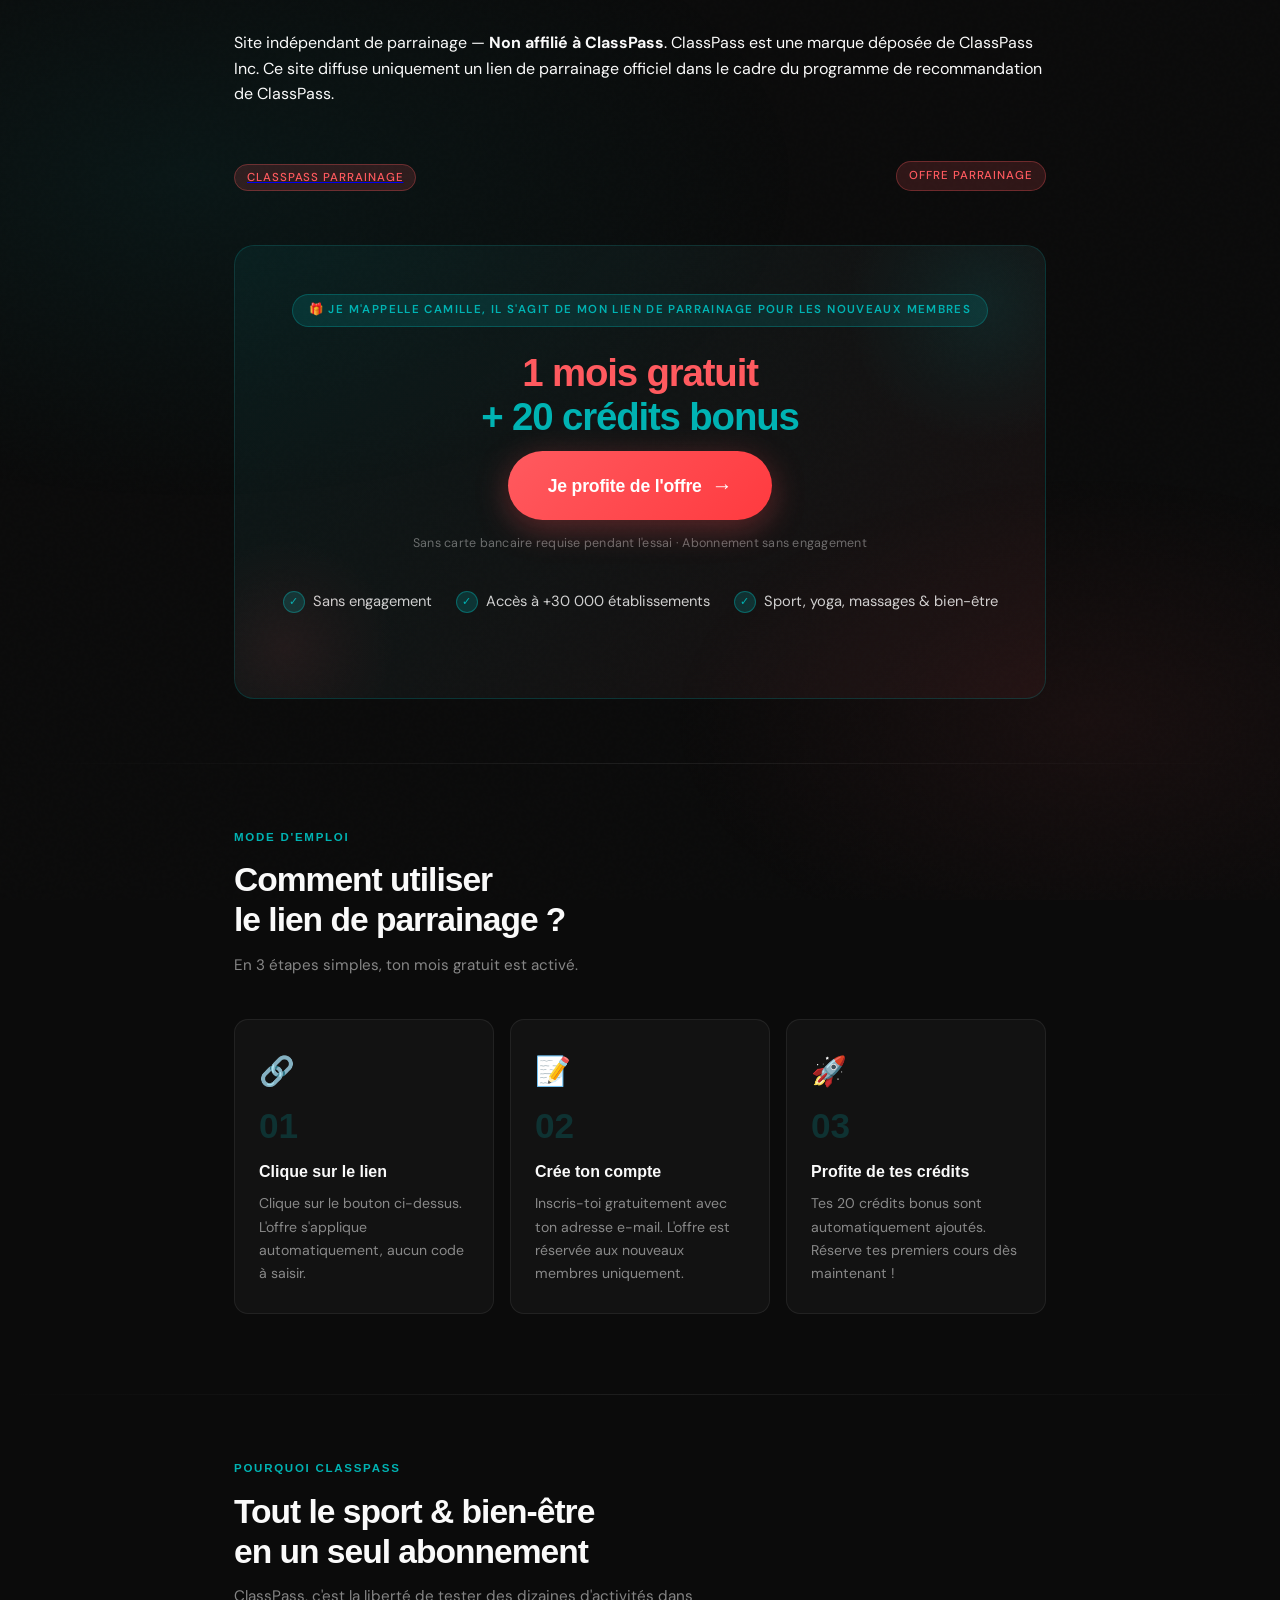
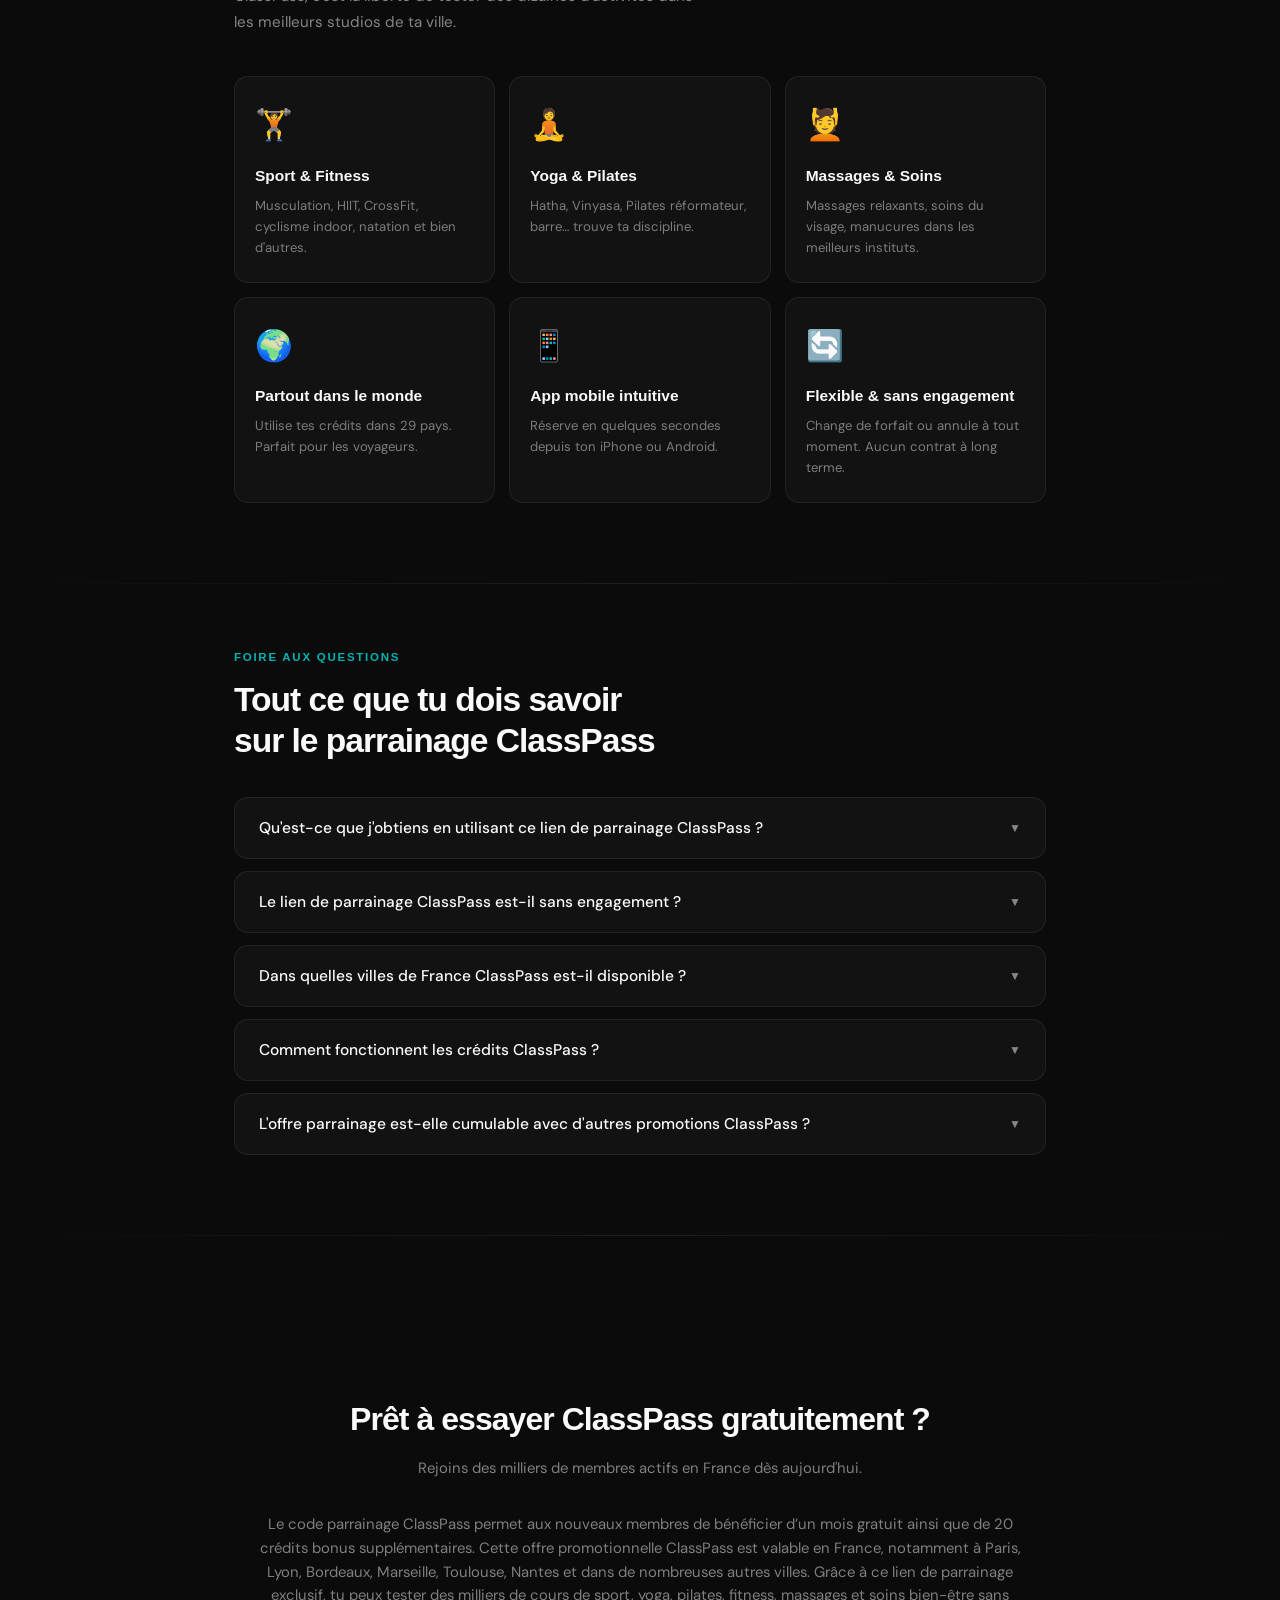
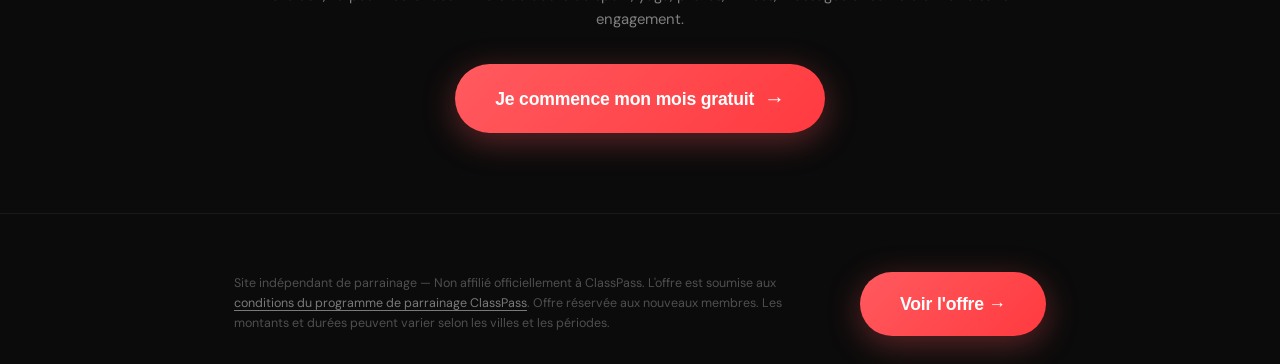
<file: index.html>
<!DOCTYPE html>
<html lang="fr">
<head>
  <meta charset="UTF-8" />
  <meta name="viewport" content="width=device-width, initial-scale=1.0" />
  <meta http-equiv="X-UA-Compatible" content="IE=edge" />

  <!-- ═══════════════════════════════════════════
       PRIMARY SEO META TAGS
  ═══════════════════════════════════════════ -->
  <title>Code Parrainage ClassPass – 1 Mois Gratuit + 20 Crédits Offerts | Lien Exclusif</title>
  <meta name="description" content="Profite de 1 mois d'abonnement gratuit et de 20 crédits bonus sur ClassPass grâce à ce lien de parrainage exclusif. Accède à des milliers de cours de sport, yoga, pilates, massages et bien plus. Sans engagement. Inscription en 2 minutes." />
  <meta name="keywords" content="code parrainage ClassPass, lien parrainage ClassPass, ClassPass gratuit, essai gratuit ClassPass, ClassPass promo, ClassPass offre, crédits offerts ClassPass, ClassPass parrain, ClassPass filleul, ClassPass réduction, ClassPass France, ClassPass Paris" />
  <meta name="author" content="ClassPass Parrainage" />
  <meta name="robots" content="index, follow, max-snippet:-1, max-image-preview:large, max-video-preview:-1" />
  <meta name="theme-color" content="#0B0B0B" />

  <!-- Canonical URL -->
<link rel="canonical" href="https://www.classpass-parrainage.fr/" />

  <!-- ═══════════════════════════════════════════
       OPEN GRAPH (Facebook / LinkedIn)
  ═══════════════════════════════════════════ -->
  <meta property="og:type" content="website" />
  <meta property="og:title" content="Code Promo Parrainage ClassPass : 1 Mois Gratuit + 20 Crédits Offerts" />
  <meta property="og:description" content="Utilise ce lien exclusif pour bénéficier d'1 mois gratuit + 20 crédits bonus sur ClassPass. Sport, bien-être, massages – tout en un seul abonnement." />
  <meta property="og:url" content="https://www.classpass-parrainage.fr/" />
  <meta property="og:site_name" content="ClassPass Parrainage France" />
  <meta property="og:locale" content="fr_FR" />
  <meta property="og:image" content="https://classpass.com/images/og-image.jpg" />

  <!-- ═══════════════════════════════════════════
       TWITTER CARD
  ═══════════════════════════════════════════ -->
  <meta name="twitter:card" content="summary_large_image" />
  <meta name="twitter:title" content="Code Promo Parrainage ClassPass : 1 Mois Gratuit + 20 Crédits Offerts" />
  <meta name="twitter:description" content="Rejoins ClassPass via ce lien et profite d'1 mois offert + 20 crédits bonus. Cours de sport, yoga, pilates, massages..." />
  <meta name="twitter:image" content="https://classpass.com/images/og-image.jpg" />

  <!-- ═══════════════════════════════════════════
       STRUCTURED DATA (Schema.org)
  ═══════════════════════════════════════════ -->
  <script type="application/ld+json">
 {
  "@context": "https://schema.org",
  "@graph": [
    {
      "@type": "WebPage",
      "name": "Code Parrainage ClassPass – 1 Mois Gratuit + 20 Crédits Offerts",
      "description": "Profite d'1 mois gratuit + 20 crédits offerts sur ClassPass avec ce lien de parrainage exclusif.",
      "url": "https://www.classpass-parrainage.fr/",
      "inLanguage": "fr-FR",
      "offers": {
        "@type": "Offer",
        "name": "1 mois gratuit ClassPass + 20 crédits bonus",
        "priceCurrency": "EUR",
        "price": "0",
        "availability": "https://schema.org/InStock",
        "url": "https://classpass.com/refer/LR9JGRRP21"
      }
    },
    {
      "@type": "Organization",
      "name": "ClassPass Parrainage France",
      "url": "https://www.classpass-parrainage.fr/"
    },
    {
      "@type": "FAQPage",
      "mainEntity": [
        {
          "@type": "Question",
          "name": "Qu'est-ce que j'obtiens en utilisant ce lien de parrainage ClassPass ?",
          "acceptedAnswer": {
            "@type": "Answer",
            "text": "En passant par ce lien de parrainage, tu bénéficies d'1 mois d'abonnement gratuit et de 20 crédits bonus."
          }
        },
        {
          "@type": "Question",
          "name": "Le lien de parrainage ClassPass est-il sans engagement ?",
          "acceptedAnswer": {
            "@type": "Answer",
            "text": "Oui, tu peux annuler ton abonnement à tout moment, même pendant la période d'essai gratuit."
          }
        }
      ]
    }
  ]
}

  </script>

<link rel="preload" href="style.css" as="style" onload="this.onload=null;this.rel='stylesheet'">
<noscript><link rel="stylesheet" href="style.css"></noscript>

  


  <!-- ═══════════════════════════════════════════
       FONTS
  ═══════════════════════════════════════════ -->
  <link rel="preconnect" href="https://fonts.googleapis.com" />
  <link rel="preconnect" href="https://fonts.gstatic.com" crossorigin />
  <link href="https://fonts.googleapis.com/css2?family=Syne:wght@400;600;700;800&family=DM+Sans:ital,wght@0,300;0,400;0,500;1,300&display=swap" rel="stylesheet" />

  <!-- ═══════════════════════════════════════════
       STYLESHEET
  ═══════════════════════════════════════════ -->
  <link rel="alternate" hreflang="fr-FR" href="https://www.classpass-parrainage.fr/" />
<link rel="alternate" hreflang="x-default" href="https://www.classpass-parrainage.fr/" />
<meta name="geo.region" content="FR" />
<meta name="geo.placename" content="France" />
<meta name="language" content="French" />

<!-- Favicon sport -->
<link rel="icon" href="data:image/svg+xml,<svg xmlns='http://www.w3.org/2000/svg' viewBox='0 0 100 100'><text y='.9em' font-size='90'>🏃</text></svg>" />
<link rel="shortcut icon" href="data:image/svg+xml,<svg xmlns='http://www.w3.org/2000/svg' viewBox='0 0 100 100'><text y='.9em' font-size='90'>🏃</text></svg>" />
<link rel="apple-touch-icon" href="data:image/svg+xml,<svg xmlns='http://www.w3.org/2000/svg' viewBox='0 0 100 100'><text y='.9em' font-size='90'>🏃</text></svg>" />

<!-- Rich Snippet FAQ pour ClassPass Parrainage -->



  
</head>

<body>
<!-- ═══════════════ BANDEAU NON-AFFILIÉ ═══════════════ -->
<div class="disclaimer-banner" role="note" aria-label="Information importante">
  <div class="container">
    <p>Site indépendant de parrainage — <strong>Non affilié à ClassPass</strong>. ClassPass est une marque déposée de ClassPass Inc. Ce site diffuse uniquement un lien de parrainage officiel dans le cadre du programme de recommandation de ClassPass.</p>
  </div>
</div>
  <div class="hero-bg-wrapper">
  <!-- ═══════════════ début background img ═══════════════ -->


  
  <!-- ═══════════════ HEADER ═══════════════ -->
  <header>
    <div class="container">
      <div class="header-inner">
          <a href="https://classpass.com/refer/LR9JGRRP21" 
  onclick="goToOffer(event)" 
  rel="noreferrer noopener" 
  target="_blank"  aria-label="ClassPass – Lien de parrainage" title="ClassPass – Lien de parrainage Code promo">
        <span class="badge-parrainage">ClassPass Parrainage</span>
          </a>
        <span class="badge-parrainage">Offre Parrainage</span>
      </div>
    </div>


  </header>

  <!-- ═══════════════ HERO (offer card) ═══════════════ -->
 

  
  <main>
    <section class="hero offer-section" aria-labelledby="hero-heading" style="padding-bottom: 0;">
      <div class="container">

        <div class="offer-card">
          <div class="offer-badge">🎁 Je m'appelle Camille, il s'agit de mon lien de parrainage pour les nouveaux membres</div>
<h1 class="offer-headline" id="hero-heading">
  <span style="color: var(--cp-coral);">1 mois gratuit</span><br />
  <span style="color: var(--cp-teal);">+ 20 crédits bonus</span>
</h1>



          <a
            href="https://classpass.com/refer/LR9JGRRP21" 
  onclick="goToOffer(event)" 
  class="btn-cta" 
  rel="noreferrer noopener" 
  target="_blank"
            aria-label="Je profite de l'offre"
            title="ClassPass – Lien de parrainage Code promo"
          >
            Je profite de l'offre
            <span class="btn-arrow" aria-hidden="true">→</span>
          </a>
          <p class="cta-disclaimer" style="margin-top: 14px;">Sans carte bancaire requise pendant l'essai · Abonnement sans engagement</p>

          <div class="offer-items" role="list">
            <div class="offer-item" role="listitem">
              <span class="check" aria-hidden="true">✓</span>
              Sans engagement
            </div>
            <div class="offer-item" role="listitem">
              <span class="check" aria-hidden="true">✓</span>
              Accès à +30 000 établissements
            </div>
            <div class="offer-item" role="listitem">
              <span class="check" aria-hidden="true">✓</span>
              Sport, yoga, massages & bien-être
            </div>
          </div>
          
        </div>

      </div>
    </section>

    <div class="divider" aria-hidden="true"></div>

    <!-- ═══════════════ COMMENT ÇA MARCHE ═══════════════ -->
    <section aria-labelledby="how-heading" style="padding-bottom: 16px;">
      <div class="container reveal">
        <p class="section-label">Mode d'emploi</p>
        <h2 class="section-title" id="how-heading">Comment utiliser<br />le lien de parrainage ?</h2>
        <p class="section-desc">En 3 étapes simples, ton mois gratuit est activé.</p>

        <div class="steps" role="list">
          <article class="step-card" role="listitem">
            <span class="step-icon" aria-hidden="true">🔗</span>
            <div class="step-num" aria-hidden="true">01</div>
            <h3 class="step-title">Clique sur le lien</h3>
            <p class="step-text">
              Clique sur le bouton ci-dessus. L'offre s'applique automatiquement, aucun code à saisir.
            </p>
          </article>
          <article class="step-card" role="listitem">
            <span class="step-icon" aria-hidden="true">📝</span>
            <div class="step-num" aria-hidden="true">02</div>
            <h3 class="step-title">Crée ton compte</h3>
            <p class="step-text">
              Inscris-toi gratuitement avec ton adresse e-mail.
              L'offre est réservée aux nouveaux membres uniquement.
            </p>
          </article>
          <article class="step-card" role="listitem">
            <span class="step-icon" aria-hidden="true">🚀</span>
            <div class="step-num" aria-hidden="true">03</div>
            <h3 class="step-title">Profite de tes crédits</h3>
            <p class="step-text">
              Tes 20 crédits bonus sont automatiquement ajoutés.
              Réserve tes premiers cours dès maintenant !
            </p>
          </article>
        </div>
      </div>
    </section>

  </div> 
    <!-- ═══════════════ fin background img ═══════════════ -->
    
    <div class="divider" aria-hidden="true"></div>

    <!-- ═══════════════ FEATURES ═══════════════ -->
    <section aria-labelledby="features-heading" style="padding-bottom: 16px;">
      <div class="container reveal">
        <p class="section-label">Pourquoi ClassPass</p>
        <h2 class="section-title" id="features-heading">Tout le sport & bien-être<br />en un seul abonnement</h2>
        <p class="section-desc">
          ClassPass, c'est la liberté de tester des dizaines d'activités
          dans les meilleurs studios de ta ville.
        </p>

        <div class="features-grid" role="list">
          <article class="feature-card" role="listitem">
            <span class="feature-emoji" aria-hidden="true">🏋️</span>
            <h3 class="feature-name">Sport & Fitness</h3>
            <p class="feature-desc">Musculation, HIIT, CrossFit, cyclisme indoor, natation et bien d'autres.</p>
          </article>
          <article class="feature-card" role="listitem">
            <span class="feature-emoji" aria-hidden="true">🧘</span>
            <h3 class="feature-name">Yoga & Pilates</h3>
            <p class="feature-desc">Hatha, Vinyasa, Pilates réformateur, barre… trouve ta discipline.</p>
          </article>
          <article class="feature-card" role="listitem">
            <span class="feature-emoji" aria-hidden="true">💆</span>
            <h3 class="feature-name">Massages & Soins</h3>
            <p class="feature-desc">Massages relaxants, soins du visage, manucures dans les meilleurs instituts.</p>
          </article>
          <article class="feature-card" role="listitem">
            <span class="feature-emoji" aria-hidden="true">🌍</span>
            <h3 class="feature-name">Partout dans le monde</h3>
            <p class="feature-desc">Utilise tes crédits dans 29 pays. Parfait pour les voyageurs.</p>
          </article>
          <article class="feature-card" role="listitem">
            <span class="feature-emoji" aria-hidden="true">📱</span>
            <h3 class="feature-name">App mobile intuitive</h3>
            <p class="feature-desc">Réserve en quelques secondes depuis ton iPhone ou Android.</p>
          </article>
          <article class="feature-card" role="listitem">
            <span class="feature-emoji" aria-hidden="true">🔄</span>
            <h3 class="feature-name">Flexible & sans engagement</h3>
            <p class="feature-desc">Change de forfait ou annule à tout moment. Aucun contrat à long terme.</p>
          </article>
        </div>
      </div>
    </section>

    <div class="divider" aria-hidden="true"></div>




    
    <!-- ═══════════════ FAQ ═══════════════ -->
    <section aria-labelledby="faq-heading" style="padding-bottom: 16px;">
      <div class="container reveal">
        <p class="section-label">Foire aux questions</p>
        <h2 class="section-title" id="faq-heading">Tout ce que tu dois savoir<br />sur le parrainage ClassPass</h2>

        <div class="faq-list" itemscope itemtype="https://schema.org/FAQPage">
          <div class="faq-item" itemscope itemprop="mainEntity" itemtype="https://schema.org/Question">
            <button class="faq-q" aria-expanded="false" onclick="toggleFAQ(this)">
              <span itemprop="name">Qu'est-ce que j'obtiens en utilisant ce lien de parrainage ClassPass ?</span>
              <span class="faq-chevron" aria-hidden="true">▼</span>
            </button>
            <div class="faq-a" itemscope itemprop="acceptedAnswer" itemtype="https://schema.org/Answer">
              <div class="faq-a-inner" itemprop="text">
                En passant par ce lien de parrainage, tu bénéficies d'<strong>1 mois d'abonnement gratuit</strong>
                et de <strong>20 crédits bonus</strong> en plus des crédits standard offerts aux nouveaux membres.
                Ces crédits te permettent de réserver des cours de sport, des séances de yoga, des massages et plus encore.
                <br />

              </div>
            </div>
          </div>

          <div class="faq-item" itemscope itemprop="mainEntity" itemtype="https://schema.org/Question">
            <button class="faq-q" aria-expanded="false" onclick="toggleFAQ(this)">
              <span itemprop="name">Le lien de parrainage ClassPass est-il sans engagement ?</span>
              <span class="faq-chevron" aria-hidden="true">▼</span>
            </button>
            <div class="faq-a" itemscope itemprop="acceptedAnswer" itemtype="https://schema.org/Answer">
              <div class="faq-a-inner" itemprop="text">
                Oui, tu peux annuler ton abonnement à tout moment, même pendant la période d'essai gratuit.
                ClassPass ne te facturera rien si tu résilies avant la fin du mois offert.
              </div>
            </div>
          </div>

          <div class="faq-item" itemscope itemprop="mainEntity" itemtype="https://schema.org/Question">
            <button class="faq-q" aria-expanded="false" onclick="toggleFAQ(this)">
              <span itemprop="name">Dans quelles villes de France ClassPass est-il disponible ?</span>
              <span class="faq-chevron" aria-hidden="true">▼</span>
            </button>
            <div class="faq-a" itemscope itemprop="acceptedAnswer" itemtype="https://schema.org/Answer">
              <div class="faq-a-inner" itemprop="text">
                ClassPass est disponible dans les principales villes françaises dont <strong>Paris, Lyon, Bordeaux,
                Marseille, Toulouse, Nantes, Strasbourg, Lille</strong> et bien d'autres.
                La plateforme couvre plus de 30 000 établissements dans 29 pays à travers le monde.
              </div>
            </div>
          </div>

          <div class="faq-item" itemscope itemprop="mainEntity" itemtype="https://schema.org/Question">
            <button class="faq-q" aria-expanded="false" onclick="toggleFAQ(this)">
              <span itemprop="name">Comment fonctionnent les crédits ClassPass ?</span>
              <span class="faq-chevron" aria-hidden="true">▼</span>
            </button>
            <div class="faq-a" itemscope itemprop="acceptedAnswer" itemtype="https://schema.org/Answer">
              <div class="faq-a-inner" itemprop="text">
                Chaque cours ou séance coûte un certain nombre de crédits selon l'établissement et le type d'activité.
                Les crédits se renouvellent chaque mois avec ton abonnement. Les crédits non utilisés peuvent être
                reportés d'un mois sur l'autre (selon ton forfait).
              </div>
            </div>
          </div>

          <div class="faq-item" itemscope itemprop="mainEntity" itemtype="https://schema.org/Question">
            <button class="faq-q" aria-expanded="false" onclick="toggleFAQ(this)">
              <span itemprop="name">L'offre parrainage est-elle cumulable avec d'autres promotions ClassPass ?</span>
              <span class="faq-chevron" aria-hidden="true">▼</span>
            </button>
            <div class="faq-a" itemscope itemprop="acceptedAnswer" itemtype="https://schema.org/Answer">
              <div class="faq-a-inner" itemprop="text">
                L'offre de parrainage est réservée aux nouveaux membres n'ayant pas encore de compte ClassPass.
                Elle fonctionne uniquement via le lien de parrainage — aucun code à saisir.
                Pour plus de détails, consulte les
                <a href="https://classpass.fr/try/referral-program" rel="nofollow sponsored noopener noreferrer" target="_blank" title="Conditions du programme de parrainage et code promo ClassPass">conditions du programme de parrainage ClassPass</a>.
              </div>
            </div>
          </div>
        </div>
      </div>
    </section>

    <div class="divider" aria-hidden="true"></div>

    <!-- ═══════════════ BOTTOM CTA ═══════════════ -->
    <section class="bottom-cta reveal" aria-labelledby="cta2-heading">
      <div class="container">
        <h2 id="cta2-heading">Prêt à essayer ClassPass gratuitement ?</h2>
        <p>Rejoins des milliers de membres actifs en France dès aujourd'hui.</p>
                        <section class="seo-text">
  <div class="container">
    <p>
      Le code parrainage ClassPass permet aux nouveaux membres de bénéficier d’un mois gratuit
      ainsi que de 20 crédits bonus supplémentaires. Cette offre promotionnelle ClassPass
      est valable en France, notamment à Paris, Lyon, Bordeaux, Marseille, Toulouse,
      Nantes et dans de nombreuses autres villes. Grâce à ce lien de parrainage exclusif,
      tu peux tester des milliers de cours de sport, yoga, pilates, fitness,
      massages et soins bien-être sans engagement.
    </p>
  </div>
</section>
        <a
          href="https://classpass.com/refer/LR9JGRRP21" 
  onclick="goToOffer(event)" 
  class="btn-cta" 
  rel="noreferrer noopener" 
  target="_blank"
          aria-label="Je commence mon mois gratuit sur ClassPass"
        >
          Je commence mon mois gratuit
          <span class="btn-arrow" aria-hidden="true">→</span>
        </a>
      </div>
    </section>
  </main>

  <!-- ═══════════════ FOOTER ═══════════════ -->
  <footer>
    <div class="container">
      <div class="footer-inner">
        <p class="footer-note">
          Site indépendant de parrainage — Non affilié officiellement à ClassPass.
          L'offre est soumise aux
          <a href="https://classpass.fr/try/referral-program" rel="nofollow sponsored noopener noreferrer" target="_blank" title="Conditions du programme de parrainage et code promo ClassPass">conditions du programme de parrainage ClassPass</a>.
          Offre réservée aux nouveaux membres. Les montants et durées peuvent varier selon les villes et les périodes.
        </p>
        <a
          href="https://classpass.com/refer/LR9JGRRP21" 
  onclick="goToOffer(event)" 
  class="btn-cta" 
  rel="noreferrer noopener" 
  target="_blank"
        >
          Voir l'offre →
        </a>
      </div>
    </div>
  </footer>

  <!-- ═══════════════ FLOATING CTA (mobile) ═══════════════ -->
<div class="floating-cta" id="floating-cta" aria-label="Bouton d'action fixe – mobile" style="display:none;">
    <a
     href="https://classpass.com/refer/LR9JGRRP21" 
  onclick="goToOffer(event)" 
  class="btn-cta" 
  rel="noreferrer noopener" 
  target="_blank"
      aria-label="Je profite de la promo"
    >
      Je profite de l'offre →
    </a>
  </div>

  <!-- ═══════════════ JAVASCRIPT ═══════════════ -->
  <script src="main.js" defer></script>
  
<script>
  function goToOffer(e) {
    e.preventDefault();
    // Création d'une balise 'a' temporaire avec politique de confidentialité des données
    var link = document.createElement('a');
    link.href = 'https://classpass.com/refer/LR9JGRRP21';
    link.rel = 'noreferrer noopener';
    link.referrerPolicy = 'no-referrer';
    link.target = '_blank';
    
    // Déclenchement du clic sans transmettre le Referer du site
    document.body.appendChild(link);
    link.click();
    document.body.removeChild(link);
  }
</script>
</body>
</html>
</file>
<file: style.css>
/* ══════════════════════════════════════════════
   ClassPass Parrainage — style.css
   ══════════════════════════════════════════════ */

/* ── RESET & ROOT ── */
*, *::before, *::after { box-sizing: border-box; margin: 0; padding: 0; }

:root {
  --cp-black:     #0B0B0B;
  --cp-white:     #FAFAFA;
  --cp-coral:     #FF5A5F;
  --cp-coral2:    #FF3A3F;
  --cp-teal:      #00B3B3;
  --cp-teal2:     #009999;
  --cp-gray:      #6B6B6B;
  --cp-lightgray: #F2F2F2;
  --cp-border:    rgba(255,255,255,0.08);
  --radius:       14px;
  --radius-sm:    8px;
  --font-head:    'avenir', sans-serif;
  --font-body:    'DM Sans', sans-serif;
  --transition:   0.25s cubic-bezier(0.4,0,0.2,1);
}

html { scroll-behavior: smooth; font-size: 16px; }

body {
  font-family: var(--font-body);
  background: var(--cp-black);
  color: var(--cp-white);
  line-height: 1.6;
  overflow-x: hidden;
  -webkit-font-smoothing: antialiased;
}

/* ── NOISE TEXTURE OVERLAY ── */
body::before {
  content: '';
  position: fixed;
  inset: 0;
  background-image: url("data:image/svg+xml,%3Csvg viewBox='0 0 256 256' xmlns='http://www.w3.org/2000/svg'%3E%3Cfilter id='noise'%3E%3CfeTurbulence type='fractalNoise' baseFrequency='0.9' numOctaves='4' stitchTiles='stitch'/%3E%3C/filter%3E%3Crect width='100%25' height='100%25' filter='url(%23noise)' opacity='0.03'/%3E%3C/svg%3E");
  pointer-events: none;
  z-index: 0;
  opacity: 0.4;
}

/* ── GRADIENT BG ── */
body::after {
  content: '';
  position: fixed;
  inset: 0;
  background:
    radial-gradient(ellipse 80% 60% at 15% 20%, rgba(0,179,179,0.07) 0%, transparent 60%),
    radial-gradient(ellipse 60% 50% at 85% 80%, rgba(255,90,95,0.06) 0%, transparent 55%);
  pointer-events: none;
  z-index: 0;
}

/* ── LAYOUT ── */
.container {
  max-width: 860px;
  margin: 0 auto;
   margin-top: 30px;
  padding: 0 24px;
  position: relative;
  z-index: 1;
}

/* ── HEADER / NAV ── */
header {
  padding: 24px 0;
  position: relative;
  z-index: 10;
}

.header-inner {
  display: flex;
  align-items: center;
  justify-content: space-between;
}

.logo-wrap {
  display: flex;
  align-items: center;
  gap: 10px;
  text-decoration: none;
}

.logo-icon {
  width: 36px;
  height: 36px;
}

.logo-text {
  font-family: var(--font-head);
  font-weight: 800;
  font-size: 1.3rem;
  letter-spacing: -0.03em;
  color: var(--cp-white);
}

.logo-text span { color: var(--cp-teal); }

.logo-img-real {
  width: 100%;
  height: auto;
  max-width: 150px;   /* ajuste selon tes préférences */
  border-radius: 16px;
  object-fit: contain;  /* plus de crop, l'image entière est visible */
  display: block;
}


.badge-parrainage {
  background: rgba(255,90,95,0.15);
  border: 1px solid rgba(255,90,95,0.3);
  color: var(--cp-coral);
  font-size: 0.72rem;
  font-weight: 500;
  letter-spacing: 0.08em;
  text-transform: uppercase;
  padding: 5px 12px;
  border-radius: 100px;
}


/* Background image section hero */
.hero.offer-section::before {
  display: none;
}

.hero-bg-wrapper {
  position: relative;
  overflow: hidden;
}

.hero-bg-wrapper::before {
  content: '';
  position: absolute;
  inset: 0;
   height: 100vh;
  background-image: url('https://raw.githubusercontent.com/camillebournier-commits/classpass-parrainage/main/bg-classpass-parrainage.png');
  background-size: cover;
  background-position: center;
  opacity: 0.4;
  z-index: 0;
}
/* Le contenu reste 100% opaque par-dessus */
.hero-bg-wrapper > * {
  position: relative;
  z-index: 1;
}


/* ── HERO ── */
.hero {
  padding: 64px 0 48px;
  text-align: center;
}

/* ── CTA BUTTON ── */
.btn-cta {
  display: inline-flex;
  align-items: center;
  gap: 10px;
  background: linear-gradient(135deg, var(--cp-coral) 0%, var(--cp-coral2) 100%);
  color: #fff;
  text-decoration: none;
  font-family: var(--font-head);
  font-weight: 700;
  font-size: 1.1rem;
  letter-spacing: -0.01em;
  padding: 18px 40px;
  border-radius: 100px;
  box-shadow: 0 8px 32px rgba(255,90,95,0.35), 0 2px 8px rgba(0,0,0,0.3);
  transition: transform var(--transition), box-shadow var(--transition);
  position: relative;
  overflow: hidden;
}

.btn-cta::before {
  content: '';
  position: absolute;
  inset: 0;
  background: linear-gradient(135deg, rgba(255,255,255,0.1) 0%, transparent 60%);
  opacity: 0;
  transition: opacity var(--transition);
}

.btn-cta:hover {
  transform: translateY(-3px) scale(1.02);
  box-shadow: 0 16px 48px rgba(255,90,95,0.45), 0 4px 12px rgba(0,0,0,0.3);
}

.btn-cta:hover::before { opacity: 1; }
.btn-cta:active { transform: translateY(-1px) scale(1.01); }

.btn-arrow {
  font-size: 1.3rem;
  transition: transform var(--transition);
}

.btn-cta:hover .btn-arrow { transform: translateX(4px); }

#inline-btn {
   margin-top: 25px;
   margin-bottom: 25px;
}

.cta-disclaimer {
  font-size: 0.78rem;
  color: rgba(255,255,255,0.38);
  letter-spacing: 0.02em;
}

/* ── DIVIDER ── */
.divider {
  height: 1px;
  background: linear-gradient(90deg, transparent, rgba(255,255,255,0.08), transparent);
  margin: 64px 0;
}

/* ── SECTION LABELS & TITLES ── */
.section-label {
  font-family: var(--font-head);
  font-size: 0.72rem;
  font-weight: 600;
  letter-spacing: 0.15em;
  text-transform: uppercase;
  color: var(--cp-teal);
  margin-bottom: 14px;
}

.section-title {
  font-family: var(--font-head);
  font-size: clamp(1.5rem, 3vw, 2.1rem);
  font-weight: 800;
  letter-spacing: -0.03em;
  margin-bottom: 12px;
  line-height: 1.2;
}

.section-desc {
  color: rgba(255,255,255,0.5);
  font-size: 0.95rem;
  max-width: 480px;
  line-height: 1.7;
}

/* ── HOW IT WORKS STEPS ── */
.steps {
  display: grid;
  grid-template-columns: repeat(auto-fit, minmax(220px, 1fr));
  gap: 16px;
  margin-top: 40px;
}

.step-card {
  background: rgba(255,255,255,0.03);
  border: 1px solid rgba(255,255,255,0.07);
  border-radius: var(--radius);
  padding: 28px 24px;
  position: relative;
  overflow: hidden;
  transition: border-color var(--transition), background var(--transition);
}

.step-card::before {
  content: '';
  position: absolute;
  top: 0; left: 0; right: 0;
  height: 2px;
  background: linear-gradient(90deg, var(--cp-teal), transparent);
  opacity: 0;
  transition: opacity var(--transition);
}

.step-card:hover {
  background: rgba(255,255,255,0.05);
  border-color: rgba(0,179,179,0.2);
}

.step-card:hover::before { opacity: 1; }

.step-num {
  font-family: var(--font-head);
  font-size: 2.2rem;
  font-weight: 800;
  color: rgba(0,179,179,0.2);
  line-height: 1;
  margin-bottom: 16px;
}

.step-icon {
  font-size: 1.8rem;
  margin-bottom: 14px;
  display: block;
}

.step-title {
  font-family: var(--font-head);
  font-weight: 700;
  font-size: 1rem;
  margin-bottom: 8px;
}

.step-text {
  font-size: 0.88rem;
  color: rgba(255,255,255,0.5);
  line-height: 1.65;
}

/* ── OFFER CARD ── */
.offer-section { padding: 0 0 16px; }

.offer-card {
  background: linear-gradient(135deg, rgba(0,179,179,0.08) 0%, rgba(255,90,95,0.06) 100%);
  border: 1px solid rgba(0,179,179,0.2);
  border-radius: 20px;
  padding: 48px 40px;
  text-align: center;
  position: relative;
  overflow: hidden;
}

.offer-card::before {
  content: '';
  position: absolute;
  top: -80px; right: -80px;
  width: 280px; height: 280px;
  border-radius: 50%;
  background: radial-gradient(circle, rgba(0,179,179,0.1) 0%, transparent 70%);
  pointer-events: none;
}

.offer-card::after {
  content: '';
  position: absolute;
  bottom: -60px; left: -60px;
  width: 220px; height: 220px;
  border-radius: 50%;
  background: radial-gradient(circle, rgba(255,90,95,0.08) 0%, transparent 70%);
  pointer-events: none;
}

.offer-badge {
  display: inline-block;
  background: rgba(0,179,179,0.15);
  border: 1px solid rgba(0,179,179,0.3);
  color: var(--cp-teal);
  font-size: 0.72rem;
  font-weight: 600;
  letter-spacing: 0.12em;
  text-transform: uppercase;
  padding: 6px 16px;
  border-radius: 100px;
  margin-bottom: 24px;
}

.offer-headline {
  font-family: var(--font-head);
  font-size: clamp(1.6rem, 3.5vw, 2.4rem);
  font-weight: 800;
  letter-spacing: -0.03em;
  margin-bottom: 12px;
  line-height: 1.15;
}

.offer-sub {
  color: rgba(255,255,255,0.55);
  font-size: 0.95rem;
  max-width: 420px;
  margin: 0 auto 32px;
  line-height: 1.7;
}

.offer-items {
  display: flex;
  justify-content: center;
  gap: 24px;
  flex-wrap: wrap;
  margin-bottom: 36px;
   margin-top: 36px;

}

.offer-item {
  display: flex;
  align-items: center;
  gap: 8px;
  font-size: 0.92rem;
  color: rgba(255,255,255,0.8);
}

.offer-item .check {
  width: 22px; height: 22px;
  border-radius: 50%;
  background: rgba(0,179,179,0.2);
  border: 1px solid rgba(0,179,179,0.4);
  display: flex;
  align-items: center;
  justify-content: center;
  font-size: 0.7rem;
  color: var(--cp-teal);
  flex-shrink: 0;
}

/* ── FEATURES ── */
.features-grid {
  display: grid;
  grid-template-columns: repeat(auto-fit, minmax(200px, 1fr));
  gap: 14px;
  margin-top: 40px;
}

.feature-card {
  background: rgba(255,255,255,0.03);
  border: 1px solid rgba(255,255,255,0.07);
  border-radius: var(--radius);
  padding: 24px 20px;
  transition: border-color var(--transition), transform var(--transition);
}

.feature-card:hover {
  border-color: rgba(255,255,255,0.15);
  transform: translateY(-2px);
}

.feature-emoji {
  font-size: 1.9rem;
  margin-bottom: 14px;
  display: block;
}

.feature-name {
  font-family: var(--font-head);
  font-weight: 700;
  font-size: 0.97rem;
  margin-bottom: 6px;
}

.feature-desc {
  font-size: 0.82rem;
  color: rgba(255,255,255,0.45);
  line-height: 1.6;
}

/* ── FAQ ── */
.faq-list {
  margin-top: 36px;
  display: flex;
  flex-direction: column;
  gap: 12px;
}

.faq-item {
  background: rgba(255,255,255,0.03);
  border: 1px solid rgba(255,255,255,0.07);
  border-radius: var(--radius);
  overflow: hidden;
  transition: border-color var(--transition);
}

.faq-item:hover { border-color: rgba(255,255,255,0.13); }

.faq-q {
  width: 100%;
  background: none;
  border: none;
  cursor: pointer;
  text-align: left;
  padding: 20px 24px;
  font-family: var(--font-body);
  font-size: 0.97rem;
  font-weight: 500;
  color: var(--cp-white);
  display: flex;
  justify-content: space-between;
  align-items: center;
  gap: 16px;
}

.faq-chevron {
  font-size: 0.75rem;
  opacity: 0.5;
  transition: transform var(--transition), opacity var(--transition);
  flex-shrink: 0;
}

.faq-item.open .faq-chevron {
  transform: rotate(180deg);
  opacity: 1;
  color: var(--cp-teal);
}

.faq-a {
  max-height: 0;
  overflow: hidden;
  transition: max-height 0.35s ease;
}

.faq-item.open .faq-a { max-height: 200px; }

.faq-a-inner {
  padding: 0 24px 20px;
  font-size: 0.9rem;
  color: rgba(255,255,255,0.55);
  line-height: 1.7;
}

.faq-a-inner a {
  color: var(--cp-teal);
  text-decoration: none;
}

/* ── BOTTOM CTA ── */
.bottom-cta {
  text-align: center;
  padding: 64px 0 80px;
}

.bottom-cta h2 {
  font-family: var(--font-head);
  font-size: clamp(1.4rem, 3vw, 2rem);
  font-weight: 800;
  letter-spacing: -0.03em;
  margin-bottom: 12px;
}

.bottom-cta p {
  color: rgba(255,255,255,0.48);
  margin-bottom: 32px;
  font-size: 0.93rem;
}

/* ── FOOTER ── */
footer {
  border-top: 1px solid rgba(255,255,255,0.06);
  padding: 28px 0;
}

.footer-inner {
  display: flex;
  align-items: center;
  justify-content: space-between;
  flex-wrap: wrap;
  gap: 12px;
}

.footer-note {
  font-size: 0.78rem;
  color: rgba(255,255,255,0.28);
  line-height: 1.6;
  max-width: 560px;
}

.footer-note a {
  color: rgba(255,255,255,0.45);
  text-decoration: underline;
  text-underline-offset: 3px;
}

.footer-link {
  font-size: 0.8rem;
  color: rgba(255,255,255,0.35);
  text-decoration: none;
  border: 1px solid rgba(255,255,255,0.1);
  border-radius: 100px;
  padding: 6px 16px;
  transition: color var(--transition), border-color var(--transition);
}

.footer-link:hover {
  color: rgba(255,255,255,0.7);
  border-color: rgba(255,255,255,0.2);
}

/* ── FLOATING CTA (mobile sticky) ── */
.floating-cta {
  display: none;
  position: fixed;
  bottom: 0; left: 0; right: 0;
  padding: 16px 24px;
  background: rgba(11,11,11,0.92);
  backdrop-filter: blur(16px);
  -webkit-backdrop-filter: blur(16px);
  border-top: 1px solid rgba(255,255,255,0.07);
  z-index: 100;
}

.floating-cta .btn-cta {
  width: 100%;
  justify-content: center;
  font-size: 1rem;
  padding: 16px 24px;
}

/* ── ANIMATIONS ── */
@keyframes fadeUp {
  from { opacity: 0; transform: translateY(20px); }
  to   { opacity: 1; transform: translateY(0); }
}

@keyframes fadeDown {
  from { opacity: 0; transform: translateY(-12px); }
  to   { opacity: 1; transform: translateY(0); }
}

@keyframes pulse {
  0%, 100% { transform: scale(1); opacity: 1; }
  50%       { transform: scale(1.4); opacity: 0.6; }
}

/* ── SCROLL REVEAL ── */
.reveal {
  opacity: 0;
  transform: translateY(24px);
  transition: opacity 0.6s ease, transform 0.6s ease;
}

.reveal.visible {
  opacity: 1;
  transform: translateY(0);
}

/* ── RESPONSIVE ── */
@media (max-width: 640px) {
  .header-inner { justify-content: center; gap: 16px; flex-wrap: wrap; }
  .hero { padding: 48px 0 36px; }
  .offer-card { padding: 36px 24px; }
  .footer-inner { flex-direction: column; align-items: flex-start; }
  .floating-cta { display: block; }
  body { padding-bottom: 80px; }
}
</file>
